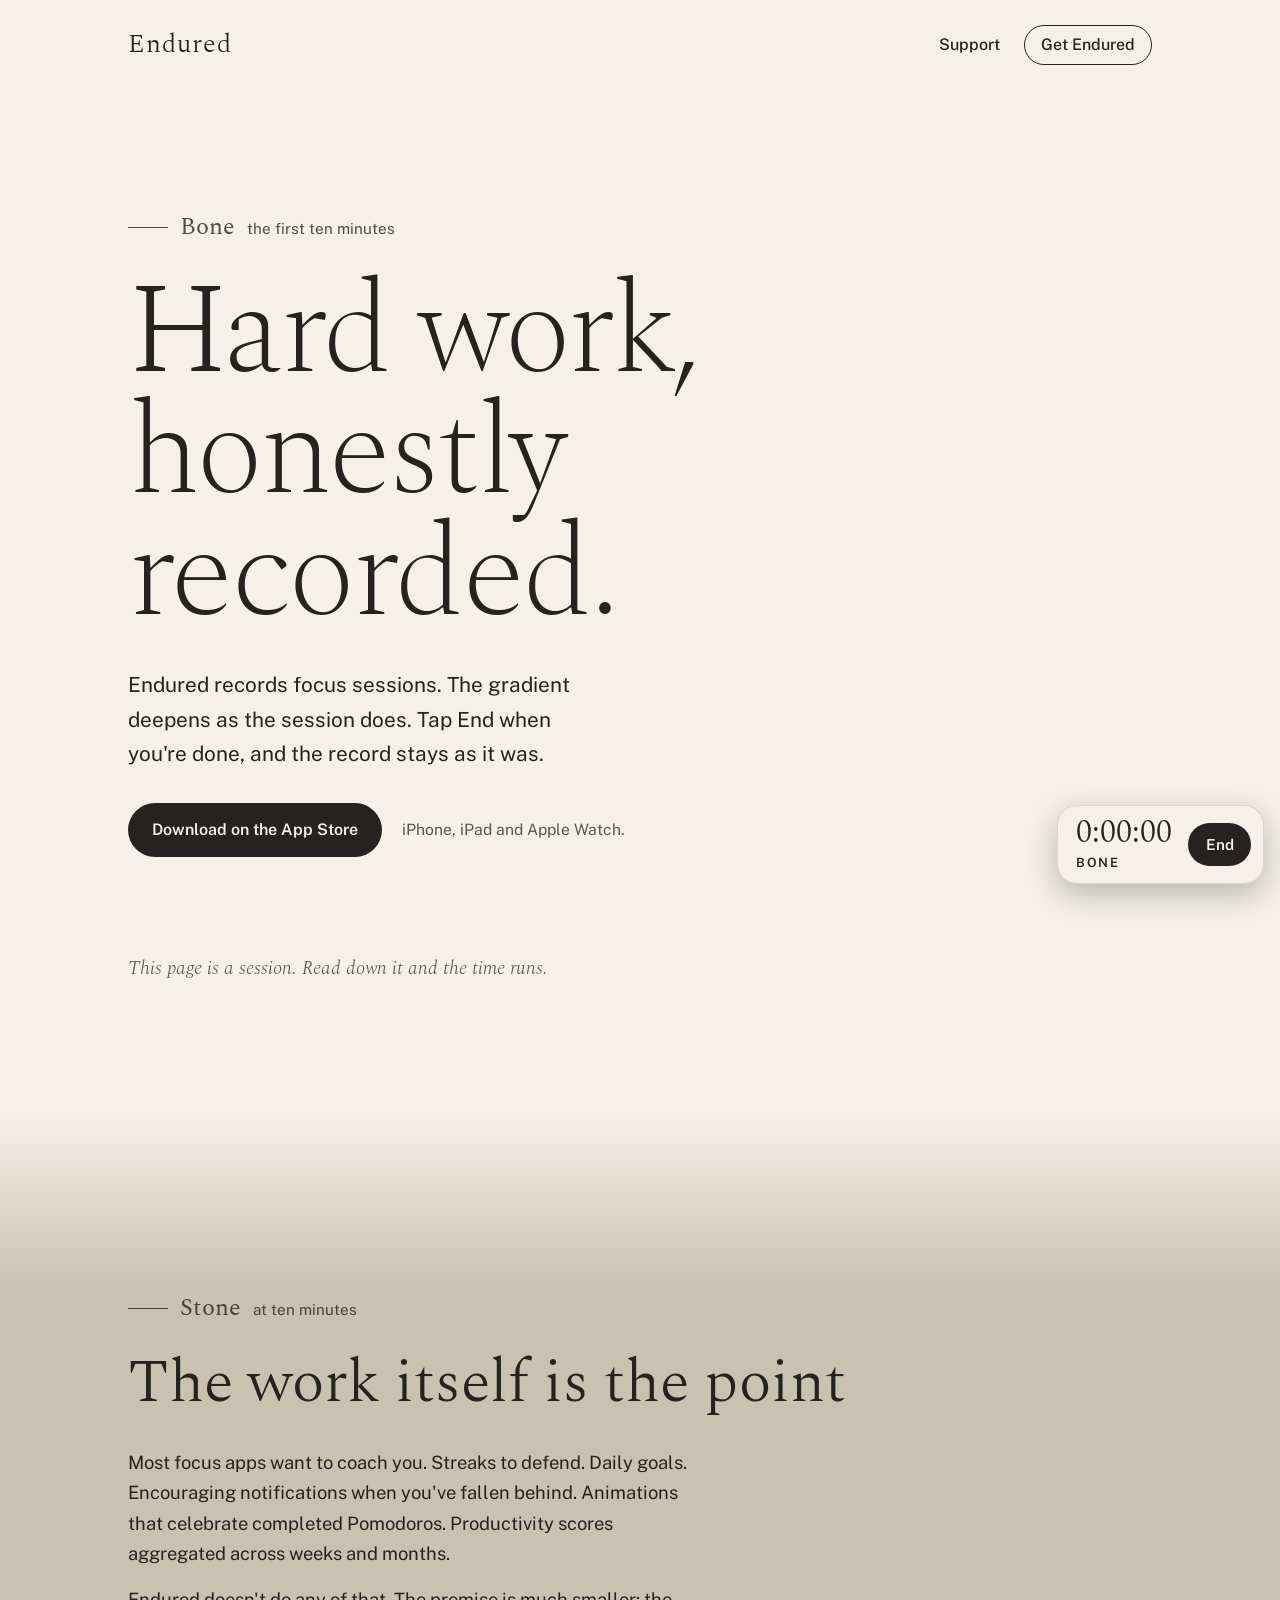
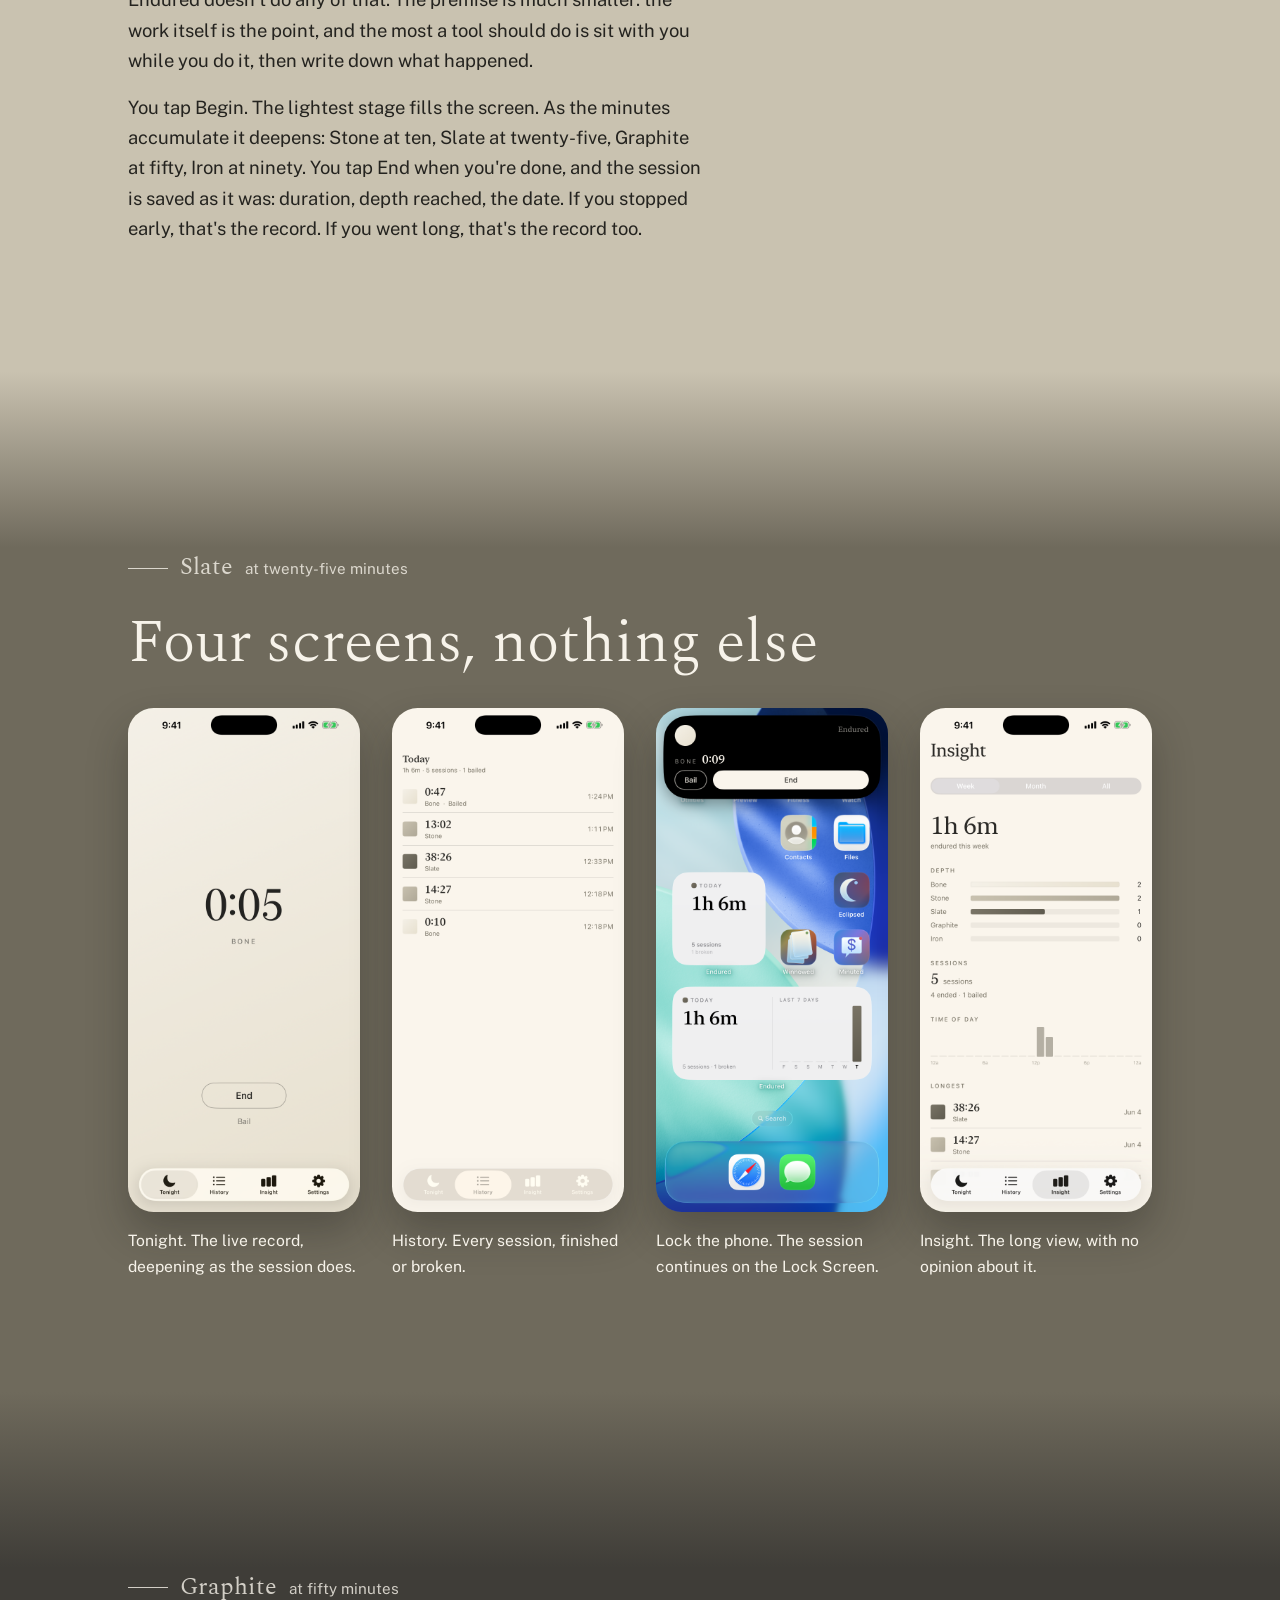
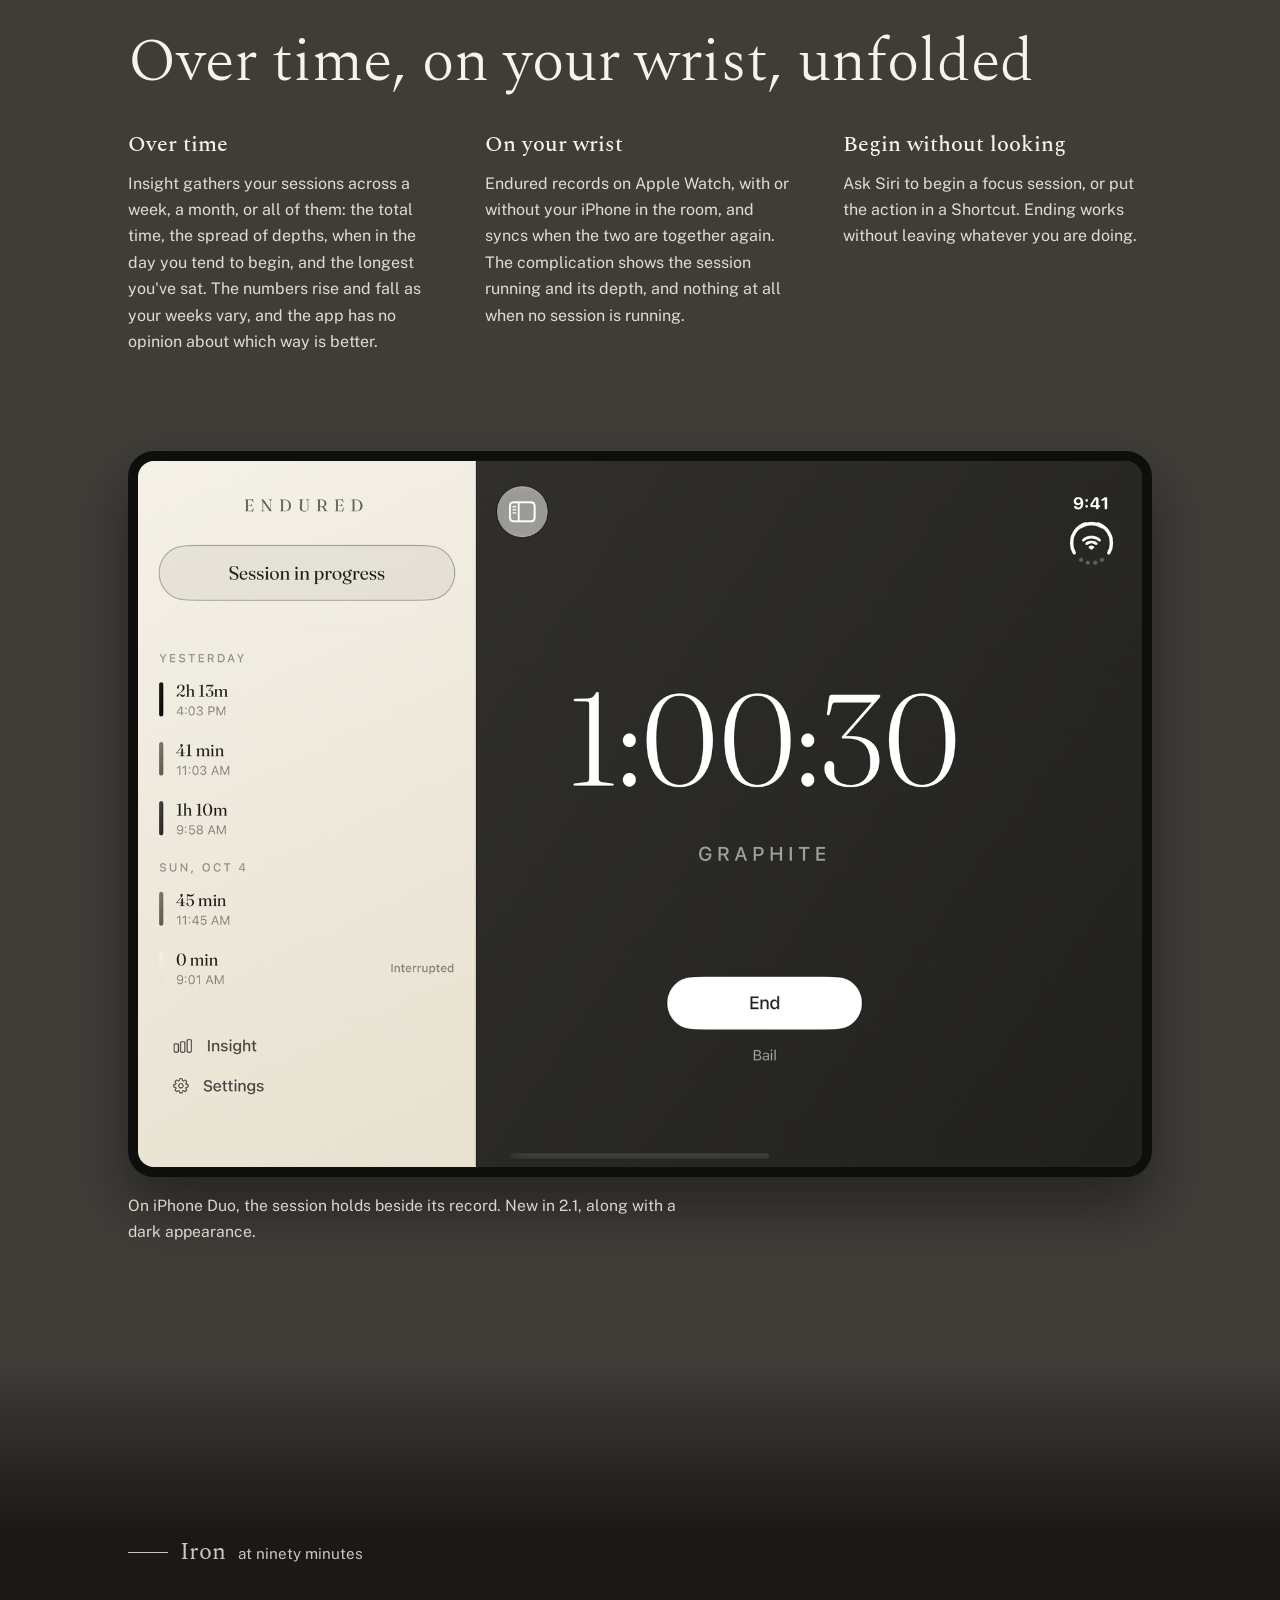
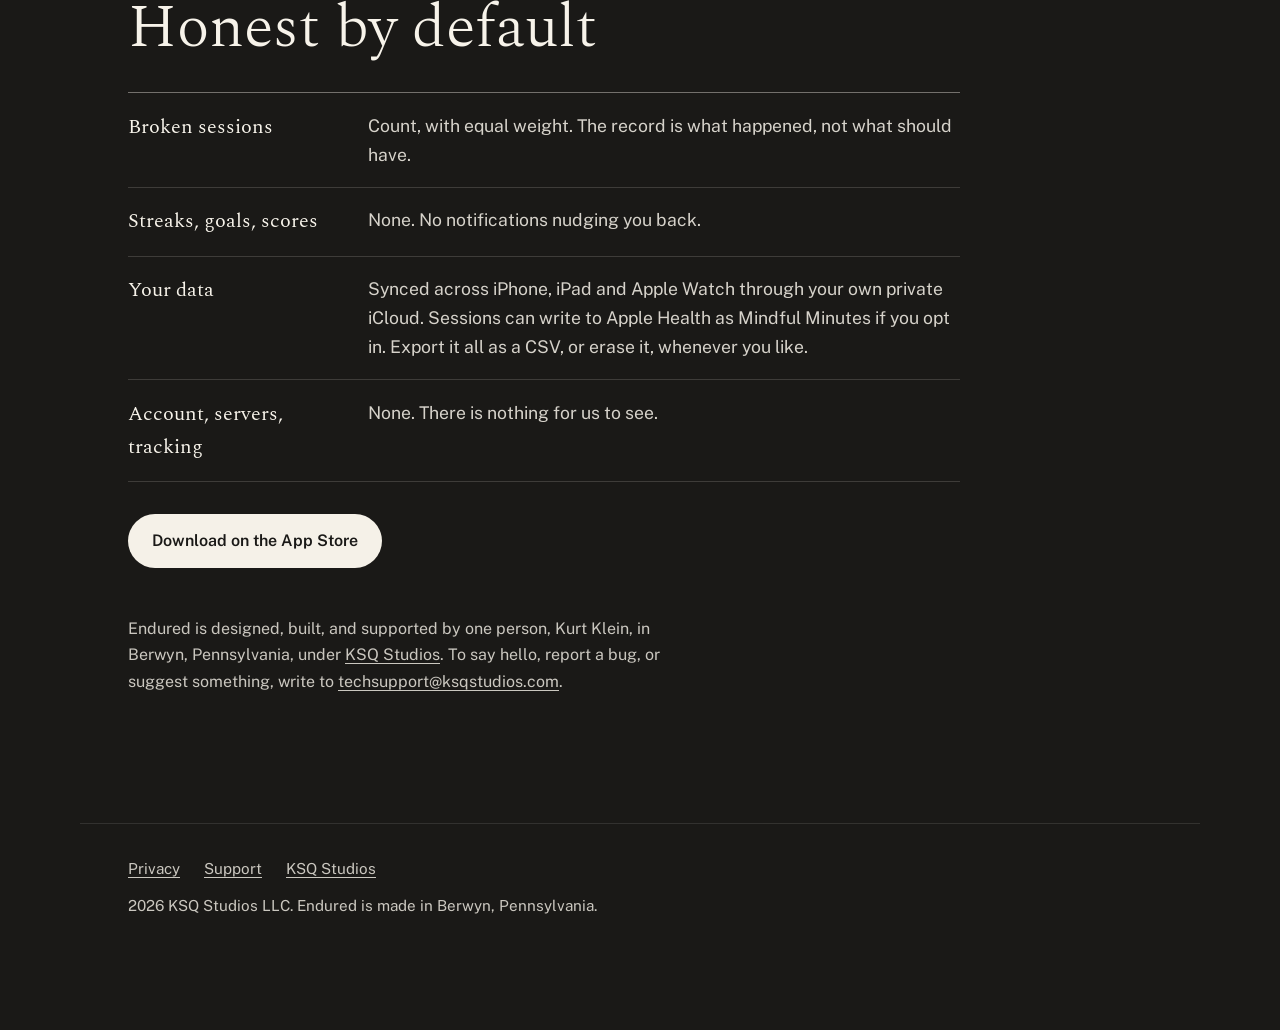
<file: index.html>
<!doctype html>
<html lang="en">
<head>
<meta charset="utf-8">
<meta name="viewport" content="width=device-width, initial-scale=1">
<title>Endured, hard work honestly recorded</title>
<meta name="description" content="A focus session recorder for iPhone, iPad, and Apple Watch. The gradient deepens as the session does. Tap End when you're done, and the record stays as it was.">
<meta property="og:type" content="website">
<meta property="og:url" content="https://endured.app">
<meta property="og:title" content="Endured, hard work honestly recorded">
<meta property="og:description" content="A focus session recorder for iPhone, iPad, and Apple Watch. The gradient deepens as the session does. Tap End when you're done, and the record stays as it was.">
<meta property="og:image" content="https://endured.app/og-image.png">
<meta property="og:image:width" content="1200">
<meta property="og:image:height" content="630">
<meta name="twitter:card" content="summary_large_image">
<meta name="twitter:title" content="Endured, hard work honestly recorded">
<meta name="twitter:description" content="A focus session recorder for iPhone, iPad, and Apple Watch.">
<meta name="twitter:image" content="https://endured.app/og-image.png">
<link rel="canonical" href="https://endured.app">
<meta name="theme-color" content="#f5f1e8">
<link rel="icon" type="image/png" href="/favicon.png">
<link rel="apple-touch-icon" href="/apple-touch-icon.png">
<link rel="preconnect" href="https://fonts.googleapis.com">
<link rel="preconnect" href="https://fonts.gstatic.com" crossorigin>
<link href="https://fonts.googleapis.com/css2?family=Spectral:ital,wght@0,200;0,300;0,400;0,500;1,300&family=Public+Sans:wght@400;500;600&display=swap" rel="stylesheet">
<link rel="stylesheet" href="/styles.css">
<script defer src="/scripts.js"></script>
</head>
<body>

<header class="bar">
  <div class="bar-inner">
    <a class="mark" href="/">Endured</a>
    <nav aria-label="Site">
      <a href="/support">Support</a>
      <a class="bar-cta" href="https://apps.apple.com/us/app/endured/id6766737964" rel="noopener">Get Endured</a>
    </nav>
  </div>
</header>

<!-- The page is a session. Reading down it is time passing: each section
     sits at the depth the app gives that many minutes, Bone at the top and
     Iron at ninety, and the meter in the corner reads the elapsed time from
     how far down you are. -->
<main id="session">

  <section class="stage stage--bone" data-minute="0" data-stage="Bone">
    <div class="stage-inner hero">
      <p class="depth"><span>Bone</span> the first ten minutes</p>
      <h1>Hard work, honestly recorded.</h1>
      <p class="lede">
        Endured records focus sessions. The gradient deepens as the session
        does. Tap End when you're done, and the record stays as it was.
      </p>
      <p class="buy">
        <a class="button" href="https://apps.apple.com/us/app/endured/id6766737964" rel="noopener">Download on the App Store</a>
        <span>iPhone, iPad and Apple Watch.</span>
      </p>
      <p class="hint">This page is a session. Read down it and the time runs.</p>
    </div>
  </section>

  <section class="stage stage--stone" data-minute="10" data-stage="Stone">
    <div class="stage-inner">
      <p class="depth"><span>Stone</span> at ten minutes</p>
      <h2>The work itself is the point</h2>
      <div class="prose">
        <p>
          Most focus apps want to coach you. Streaks to defend. Daily goals.
          Encouraging notifications when you've fallen behind. Animations
          that celebrate completed Pomodoros. Productivity scores aggregated
          across weeks and months.
        </p>
        <p>
          Endured doesn't do any of that. The premise is much smaller: the
          work itself is the point, and the most a tool should do is sit with
          you while you do it, then write down what happened.
        </p>
        <p>
          You tap Begin. The lightest stage fills the screen. As the minutes
          accumulate it deepens: Stone at ten, Slate at twenty-five, Graphite
          at fifty, Iron at ninety. You tap End when you're done, and the
          session is saved as it was: duration, depth reached, the date. If
          you stopped early, that's the record. If you went long, that's the
          record too.
        </p>
      </div>
    </div>
  </section>

  <section class="stage stage--slate" data-minute="25" data-stage="Slate">
    <div class="stage-inner">
      <p class="depth"><span>Slate</span> at twenty-five minutes</p>
      <h2>Four screens, nothing else</h2>
      <div class="screens">
        <figure>
          <img src="/images/tonight.png" alt="Tonight in Endured: a session five seconds in, the Bone stage, with End and Bail." width="1320" height="2868" loading="lazy">
          <figcaption>Tonight. The live record, deepening as the session does.</figcaption>
        </figure>
        <figure>
          <img src="/images/history.png" alt="History in Endured: today's sessions, from 0:10 in Bone to 38:26 in Slate, with one bailed." width="1320" height="2868" loading="lazy">
          <figcaption>History. Every session, finished or broken.</figcaption>
        </figure>
        <figure>
          <img src="/images/live-activity.png" alt="A Lock Screen Live Activity for a running Endured session, with Today and Last 7 days widgets." width="1320" height="2868" loading="lazy">
          <figcaption>Lock the phone. The session continues on the Lock Screen.</figcaption>
        </figure>
        <figure>
          <img src="/images/trends.png" alt="Insight in Endured: 1h 6m endured this week across five sessions, with depths, time of day and the longest sessions." width="1320" height="2868" loading="lazy">
          <figcaption>Insight. The long view, with no opinion about it.</figcaption>
        </figure>
      </div>
    </div>
  </section>

  <section class="stage stage--graphite" data-minute="50" data-stage="Graphite">
    <div class="stage-inner">
      <p class="depth"><span>Graphite</span> at fifty minutes</p>
      <h2>Over time, on your wrist, unfolded</h2>
      <div class="columns">
        <div>
          <h3>Over time</h3>
          <p>
            Insight gathers your sessions across a week, a month, or all of
            them: the total time, the spread of depths, when in the day you
            tend to begin, and the longest you've sat. The numbers rise and
            fall as your weeks vary, and the app has no opinion about which
            way is better.
          </p>
        </div>
        <div>
          <h3>On your wrist</h3>
          <p>
            Endured records on Apple Watch, with or without your iPhone in the
            room, and syncs when the two are together again. The complication
            shows the session running and its depth, and nothing at all when
            no session is running.
          </p>
        </div>
        <div>
          <h3>Begin without looking</h3>
          <p>
            Ask Siri to begin a focus session, or put the action in a
            Shortcut. Ending works without leaving whatever you are doing.
          </p>
        </div>
      </div>
      <figure class="duo">
        <img src="/images/duo.png" alt="Endured on the unfolded iPhone Duo: a session at 1:00:30 in Graphite on the right, the record of past sessions on the left." width="1600" height="1125" loading="lazy">
        <figcaption>On iPhone Duo, the session holds beside its record. New in 2.1, along with a dark appearance.</figcaption>
      </figure>
    </div>
  </section>

  <section class="stage stage--iron" data-minute="90" data-stage="Iron">
    <div class="stage-inner">
      <p class="depth"><span>Iron</span> at ninety minutes</p>
      <h2>Honest by default</h2>
      <dl class="terms">
        <div><dt>Broken sessions</dt><dd>Count, with equal weight. The record is what happened, not what should have.</dd></div>
        <div><dt>Streaks, goals, scores</dt><dd>None. No notifications nudging you back.</dd></div>
        <div><dt>Your data</dt><dd>Synced across iPhone, iPad and Apple Watch through your own private iCloud. Sessions can write to Apple Health as Mindful Minutes if you opt in. Export it all as a CSV, or erase it, whenever you like.</dd></div>
        <div><dt>Account, servers, tracking</dt><dd>None. There is nothing for us to see.</dd></div>
      </dl>
      <p class="buy">
        <a class="button" href="https://apps.apple.com/us/app/endured/id6766737964" rel="noopener">Download on the App Store</a>
      </p>
      <p class="maker">
        Endured is designed, built, and supported by one person, Kurt Klein,
        in Berwyn, Pennsylvania, under <a href="https://ksqstudios.com">KSQ Studios</a>.
        To say hello, report a bug, or suggest something, write to
        <a href="mailto:techsupport@ksqstudios.com">techsupport@ksqstudios.com</a>.
      </p>
    </div>

    <footer class="foot">
      <nav aria-label="Footer">
        <a href="/privacy">Privacy</a>
        <a href="/support">Support</a>
        <a href="https://ksqstudios.com">KSQ Studios</a>
      </nav>
      <p>2026 KSQ Studios LLC. Endured is made in Berwyn, Pennsylvania.</p>
    </footer>
  </section>

</main>

<!-- The meter. It reads the elapsed time from where you are on the page,
     and End keeps whatever it says, like the app does. -->
<aside class="meter" id="meter" aria-label="Session on this page">
  <p class="meter-time" id="meter-time">0:00:00</p>
  <p class="meter-stage" id="meter-stage">Bone</p>
  <button type="button" class="meter-end" id="meter-end">End</button>
  <p class="meter-note" id="meter-note" role="status"></p>
</aside>

</body>
</html>
</file>
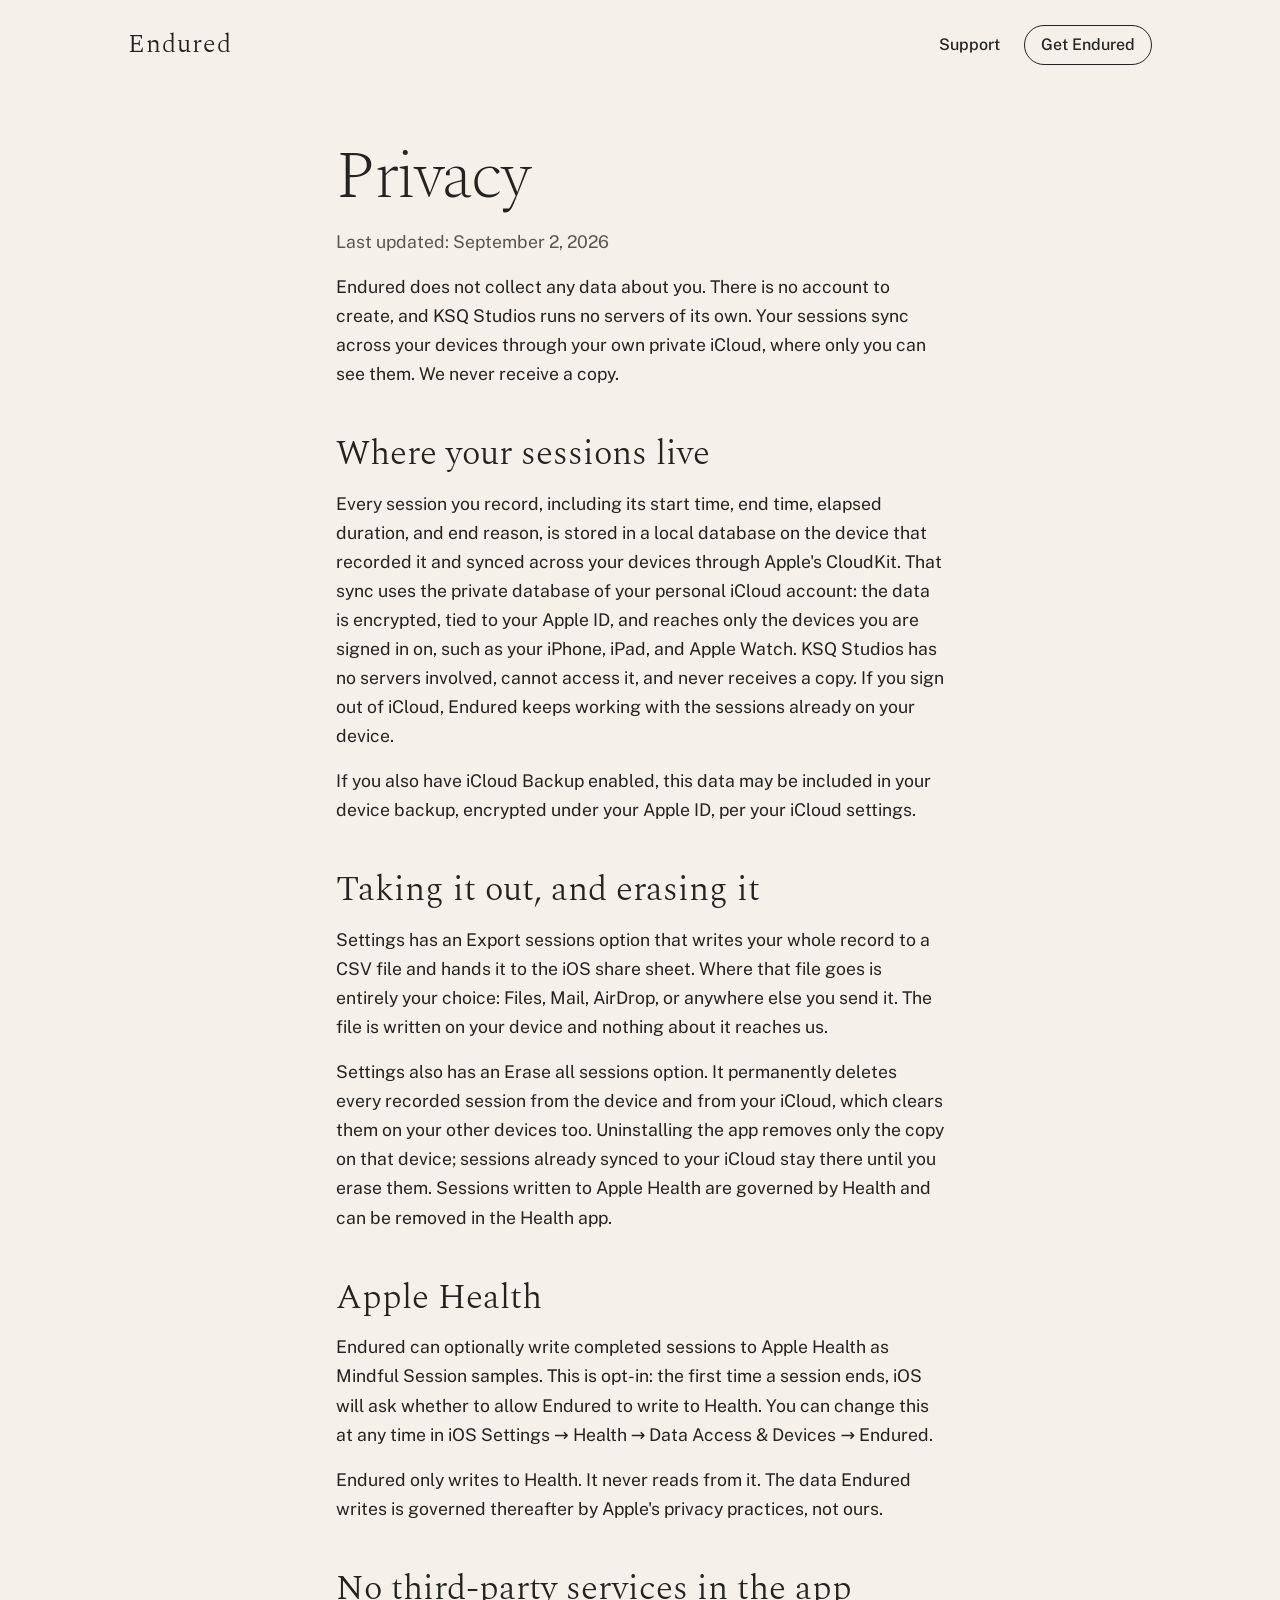
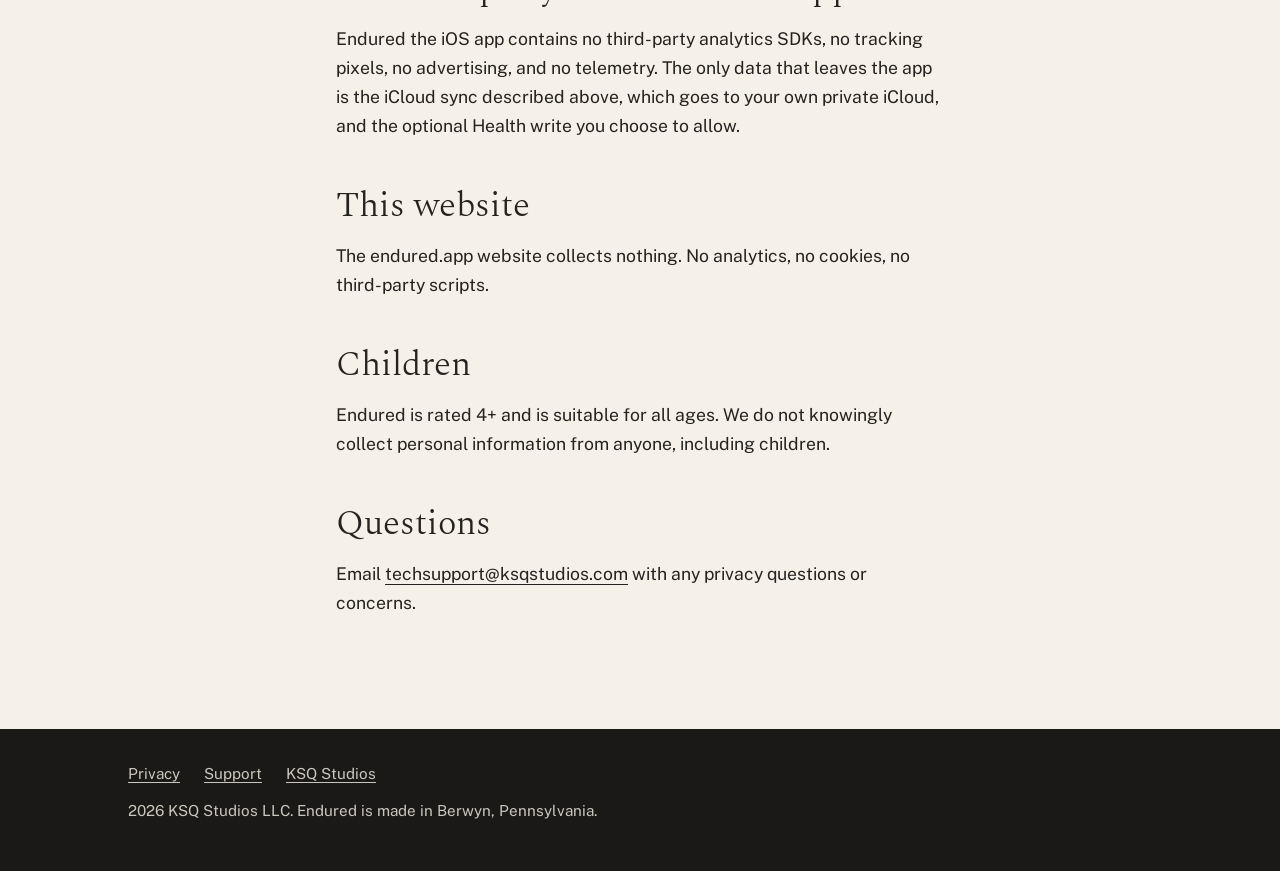
<file: privacy.html>
<!doctype html>
<html lang="en">
<head>
<meta charset="utf-8">
<meta name="viewport" content="width=device-width, initial-scale=1">

<title>Privacy, Endured</title>
<meta name="description" content="Endured collects no data about you. No account, no servers of ours, no tracking. Your sessions sync through your own private iCloud.">
<link rel="canonical" href="https://endured.app/privacy">
<meta name="theme-color" content="#f5f1e8">

<link rel="icon" type="image/png" href="/favicon.png">
<link rel="apple-touch-icon" href="/apple-touch-icon.png">

<link rel="preconnect" href="https://fonts.googleapis.com">
<link rel="preconnect" href="https://fonts.gstatic.com" crossorigin>
<link href="https://fonts.googleapis.com/css2?family=Spectral:ital,wght@0,200;0,300;0,400;0,500;1,300&family=Public+Sans:wght@400;500;600&display=swap" rel="stylesheet">

<link rel="stylesheet" href="/styles.css">

</head>

<body class="doc-page">

<header class="bar">
  <div class="bar-inner">
    <a class="mark" href="/">Endured</a>
    <nav aria-label="Site">
      <a href="/support">Support</a>
      <a class="bar-cta" href="https://apps.apple.com/us/app/endured/id6766737964" rel="noopener">Get Endured</a>
    </nav>
  </div>
</header>

<main class="doc">

  <h1>Privacy</h1>

  <p class="updated">Last updated: September 2, 2026</p>

  <p>
    Endured does not collect any data about you. There is no account to create, and KSQ Studios runs no servers of its own. Your sessions sync across your devices through your own private iCloud, where only you can see them. We never receive a copy.
  </p>

  <h2>Where your sessions live</h2>
  <p>
    Every session you record, including its start time, end time, elapsed duration, and end reason, is stored in a local database on the device that recorded it and synced across your devices through Apple's CloudKit. That sync uses the private database of your personal iCloud account: the data is encrypted, tied to your Apple ID, and reaches only the devices you are signed in on, such as your iPhone, iPad, and Apple Watch. KSQ Studios has no servers involved, cannot access it, and never receives a copy. If you sign out of iCloud, Endured keeps working with the sessions already on your device.
  </p>
  <p>
    If you also have iCloud Backup enabled, this data may be included in your device backup, encrypted under your Apple ID, per your iCloud settings.
  </p>

  <h2>Taking it out, and erasing it</h2>
  <p>
    Settings has an Export sessions option that writes your whole record to a CSV file and hands it to the iOS share sheet. Where that file goes is entirely your choice: Files, Mail, AirDrop, or anywhere else you send it. The file is written on your device and nothing about it reaches us.
  </p>
  <p>
    Settings also has an Erase all sessions option. It permanently deletes every recorded session from the device and from your iCloud, which clears them on your other devices too. Uninstalling the app removes only the copy on that device; sessions already synced to your iCloud stay there until you erase them. Sessions written to Apple Health are governed by Health and can be removed in the Health app.
  </p>

  <h2>Apple Health</h2>
  <p>
    Endured can optionally write completed sessions to Apple Health as Mindful Session samples. This is opt-in: the first time a session ends, iOS will ask whether to allow Endured to write to Health. You can change this at any time in iOS Settings → Health → Data Access &amp; Devices → Endured.
  </p>
  <p>
    Endured only writes to Health. It never reads from it. The data Endured writes is governed thereafter by Apple's privacy practices, not ours.
  </p>

  <h2>No third-party services in the app</h2>
  <p>
    Endured the iOS app contains no third-party analytics SDKs, no tracking pixels, no advertising, and no telemetry. The only data that leaves the app is the iCloud sync described above, which goes to your own private iCloud, and the optional Health write you choose to allow.
  </p>

  <h2>This website</h2>
  <p>
    The endured.app website collects nothing. No analytics, no cookies, no third-party scripts.
  </p>

  <h2>Children</h2>
  <p>
    Endured is rated 4+ and is suitable for all ages. We do not knowingly collect personal information from anyone, including children.
  </p>

  <h2>Questions</h2>
  <p>
    Email <a href="mailto:techsupport@ksqstudios.com">techsupport@ksqstudios.com</a> with any privacy questions or concerns.
  </p>

</main>

<div class="doc-foot">
  <footer class="foot">
    <nav aria-label="Footer">
      <a href="/privacy">Privacy</a>
      <a href="/support">Support</a>
      <a href="https://ksqstudios.com">KSQ Studios</a>
    </nav>
    <p>2026 KSQ Studios LLC. Endured is made in Berwyn, Pennsylvania.</p>
  </footer>
</div>

</body>
</html>
</file>
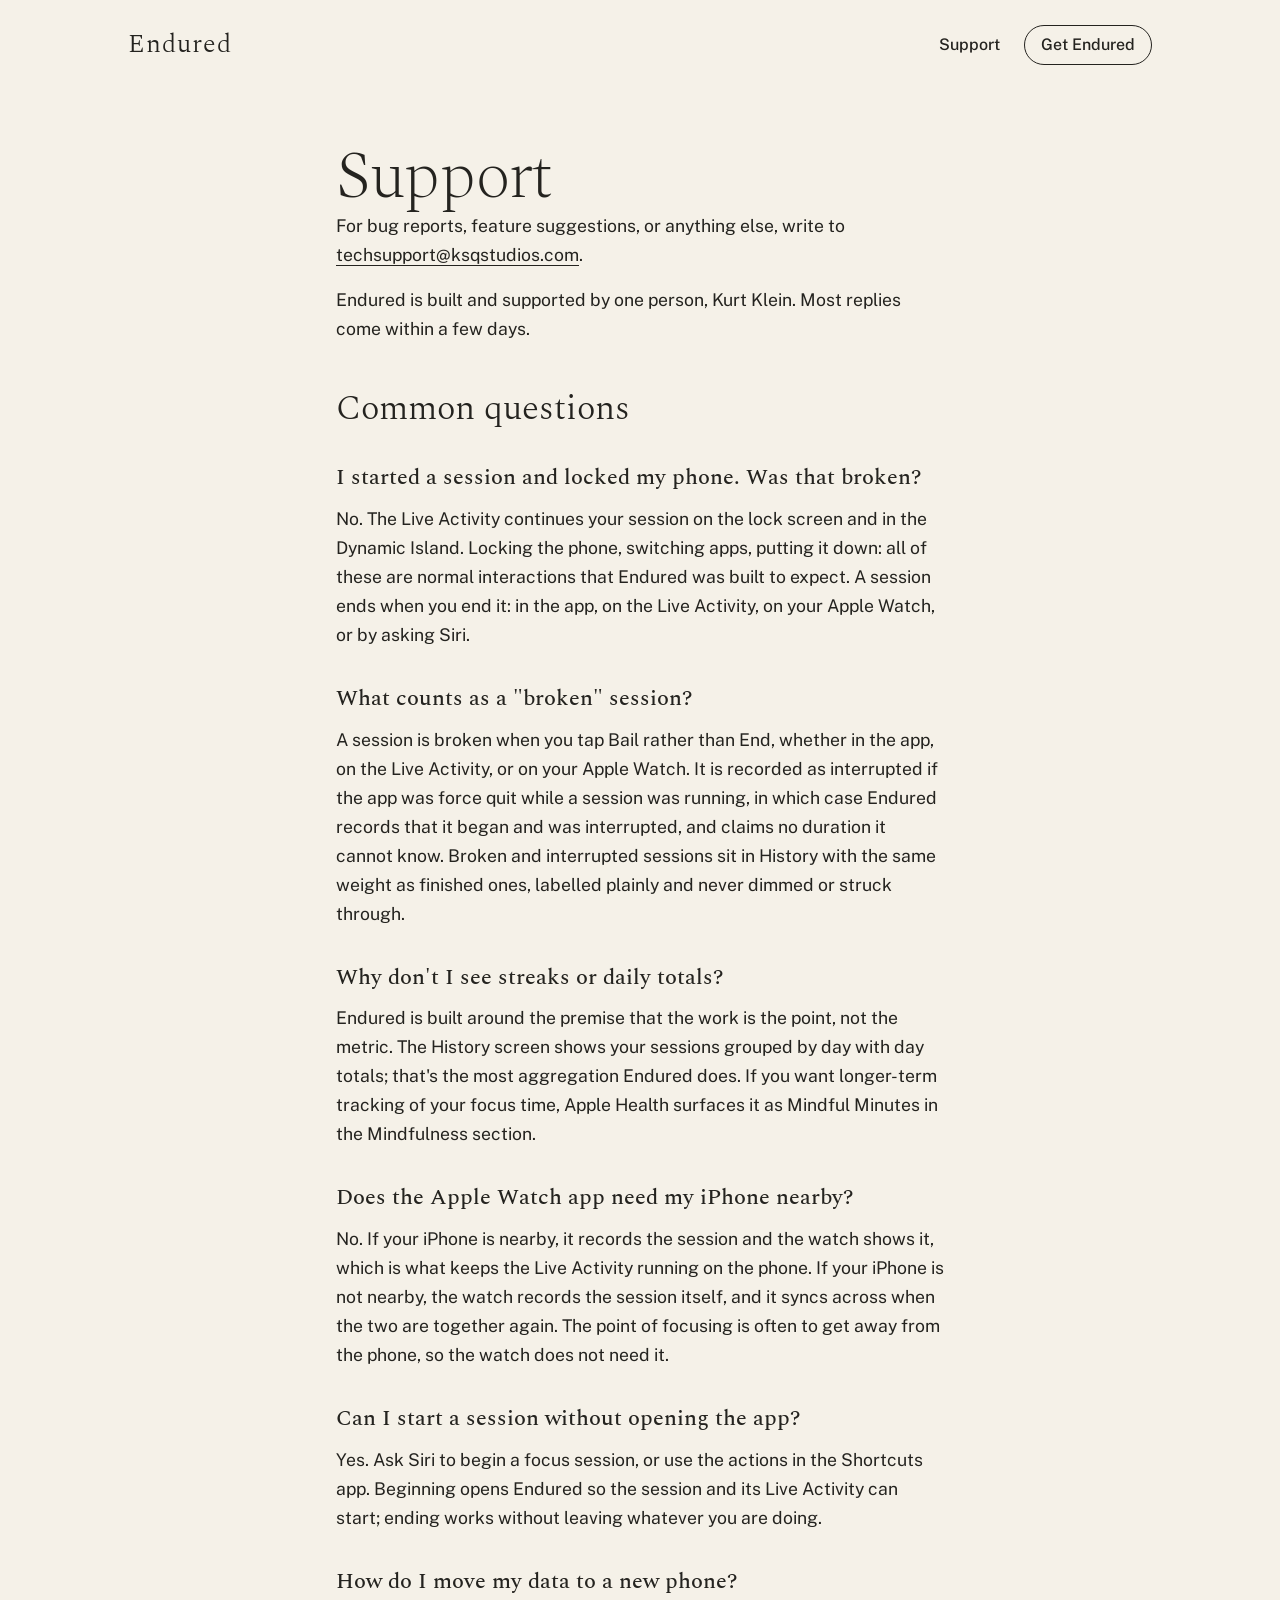
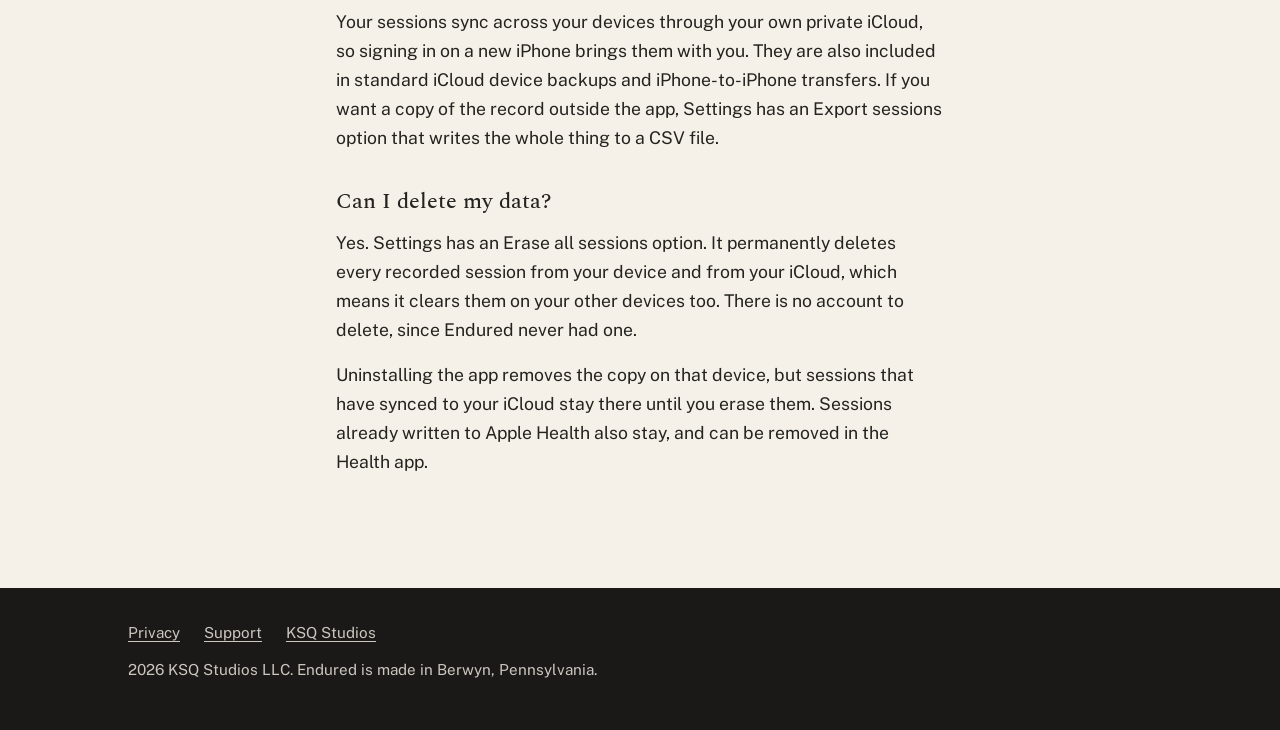
<file: support.html>
<!doctype html>
<html lang="en">
<head>
<meta charset="utf-8">
<meta name="viewport" content="width=device-width, initial-scale=1">

<title>Support, Endured</title>
<meta name="description" content="Get in touch about Endured: bug reports, feature requests, or just to say hello.">
<link rel="canonical" href="https://endured.app/support">
<meta name="theme-color" content="#f5f1e8">

<link rel="icon" type="image/png" href="/favicon.png">
<link rel="apple-touch-icon" href="/apple-touch-icon.png">

<link rel="preconnect" href="https://fonts.googleapis.com">
<link rel="preconnect" href="https://fonts.gstatic.com" crossorigin>
<link href="https://fonts.googleapis.com/css2?family=Spectral:ital,wght@0,200;0,300;0,400;0,500;1,300&family=Public+Sans:wght@400;500;600&display=swap" rel="stylesheet">

<link rel="stylesheet" href="/styles.css">

</head>

<body class="doc-page">

<header class="bar">
  <div class="bar-inner">
    <a class="mark" href="/">Endured</a>
    <nav aria-label="Site">
      <a href="/support">Support</a>
      <a class="bar-cta" href="https://apps.apple.com/us/app/endured/id6766737964" rel="noopener">Get Endured</a>
    </nav>
  </div>
</header>

<main class="doc">

  <h1>Support</h1>

  <p>
    For bug reports, feature suggestions, or anything else, write to <a href="mailto:techsupport@ksqstudios.com">techsupport@ksqstudios.com</a>.
  </p>

  <p>
    Endured is built and supported by one person, Kurt Klein. Most replies come within a few days.
  </p>

  <h2>Common questions</h2>

  <h3>I started a session and locked my phone. Was that broken?</h3>
  <p>
    No. The Live Activity continues your session on the lock screen and in the Dynamic Island. Locking the phone, switching apps, putting it down: all of these are normal interactions that Endured was built to expect. A session ends when you end it: in the app, on the Live Activity, on your Apple Watch, or by asking Siri.
  </p>

  <h3>What counts as a "broken" session?</h3>
  <p>
    A session is broken when you tap Bail rather than End, whether in the app, on the Live Activity, or on your Apple Watch. It is recorded as interrupted if the app was force quit while a session was running, in which case Endured records that it began and was interrupted, and claims no duration it cannot know. Broken and interrupted sessions sit in History with the same weight as finished ones, labelled plainly and never dimmed or struck through.
  </p>

  <h3>Why don't I see streaks or daily totals?</h3>
  <p>
    Endured is built around the premise that the work is the point, not the metric. The History screen shows your sessions grouped by day with day totals; that's the most aggregation Endured does. If you want longer-term tracking of your focus time, Apple Health surfaces it as Mindful Minutes in the Mindfulness section.
  </p>

  <h3>Does the Apple Watch app need my iPhone nearby?</h3>
  <p>
    No. If your iPhone is nearby, it records the session and the watch shows it, which is what keeps the Live Activity running on the phone. If your iPhone is not nearby, the watch records the session itself, and it syncs across when the two are together again. The point of focusing is often to get away from the phone, so the watch does not need it.
  </p>

  <h3>Can I start a session without opening the app?</h3>
  <p>
    Yes. Ask Siri to begin a focus session, or use the actions in the Shortcuts app. Beginning opens Endured so the session and its Live Activity can start; ending works without leaving whatever you are doing.
  </p>

  <h3>How do I move my data to a new phone?</h3>
  <p>
    Your sessions sync across your devices through your own private iCloud, so signing in on a new iPhone brings them with you. They are also included in standard iCloud device backups and iPhone-to-iPhone transfers. If you want a copy of the record outside the app, Settings has an Export sessions option that writes the whole thing to a CSV file.
  </p>

  <h3>Can I delete my data?</h3>
  <p>
    Yes. Settings has an Erase all sessions option. It permanently deletes every recorded session from your device and from your iCloud, which means it clears them on your other devices too. There is no account to delete, since Endured never had one.
  </p>
  <p>
    Uninstalling the app removes the copy on that device, but sessions that have synced to your iCloud stay there until you erase them. Sessions already written to Apple Health also stay, and can be removed in the Health app.
  </p>

</main>

<div class="doc-foot">
  <footer class="foot">
    <nav aria-label="Footer">
      <a href="/privacy">Privacy</a>
      <a href="/support">Support</a>
      <a href="https://ksqstudios.com">KSQ Studios</a>
    </nav>
    <p>2026 KSQ Studios LLC. Endured is made in Berwyn, Pennsylvania.</p>
  </footer>
</div>

</body>
</html>
</file>
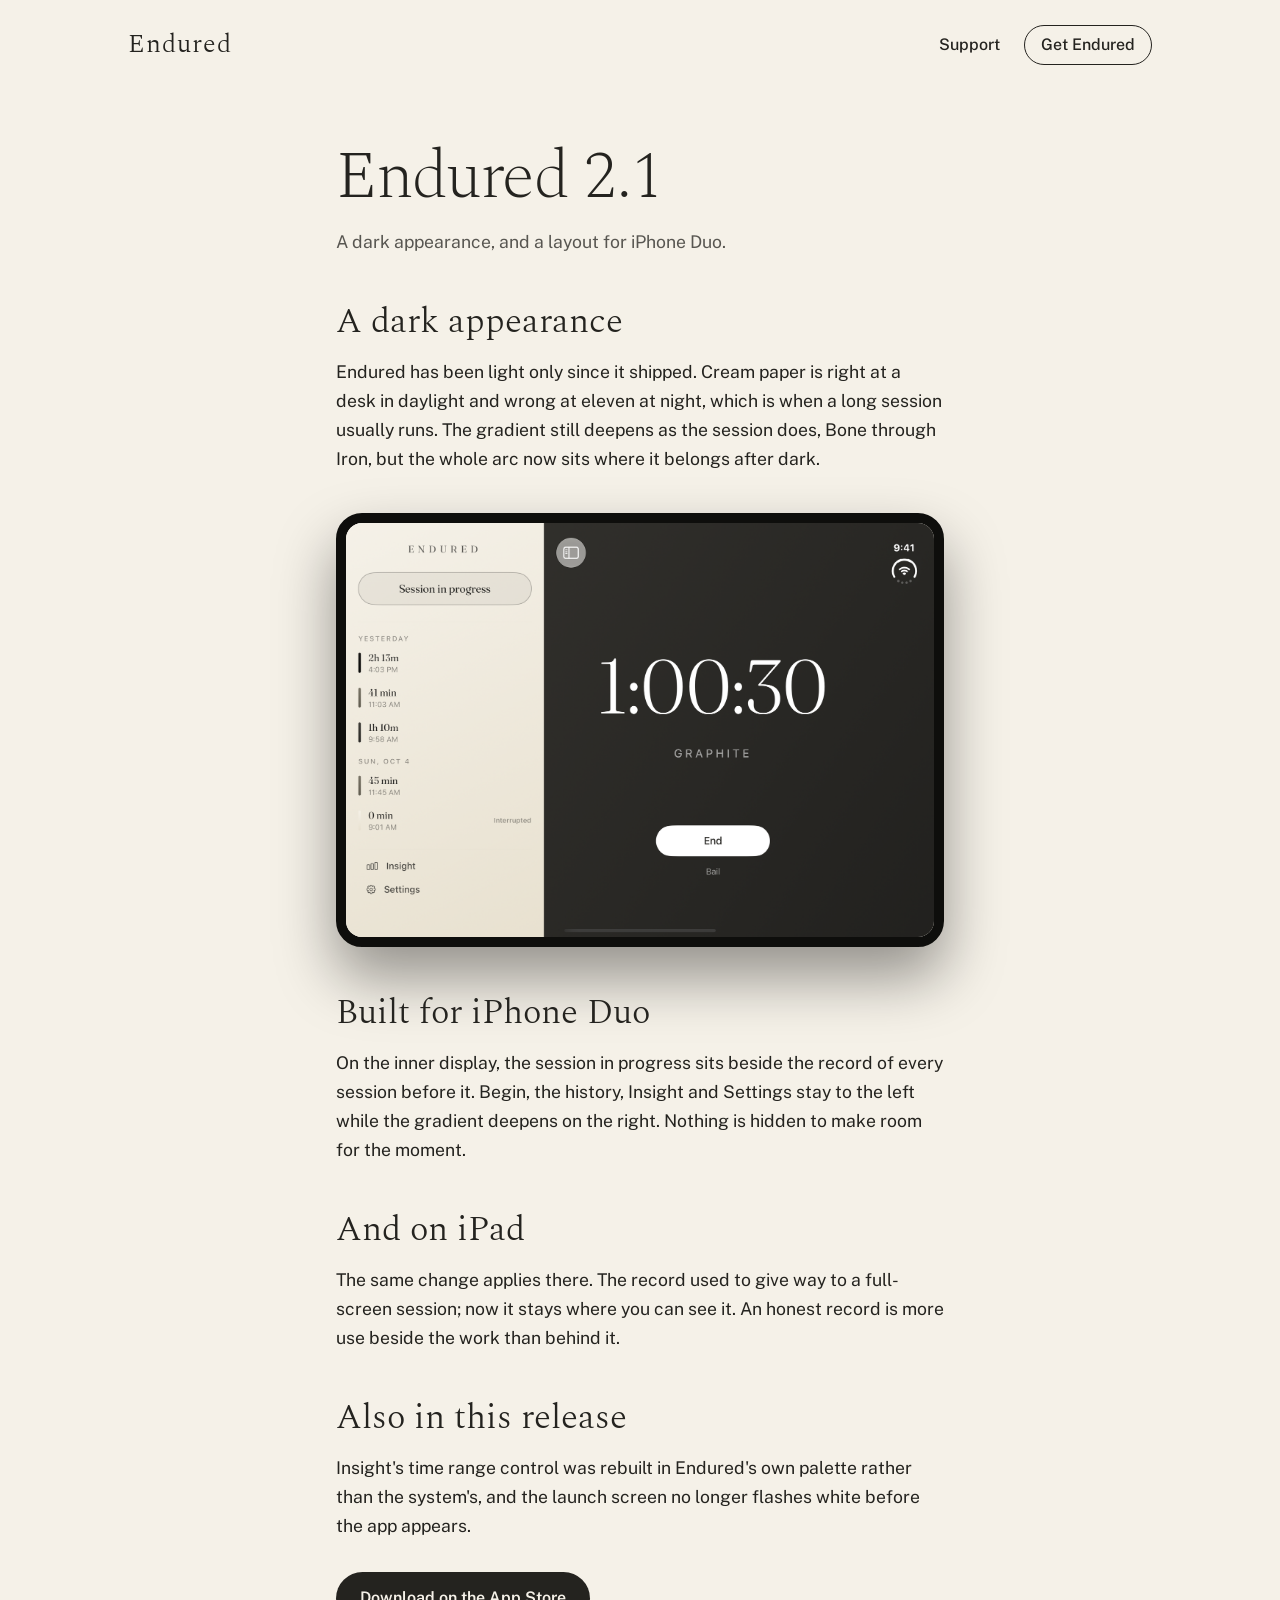
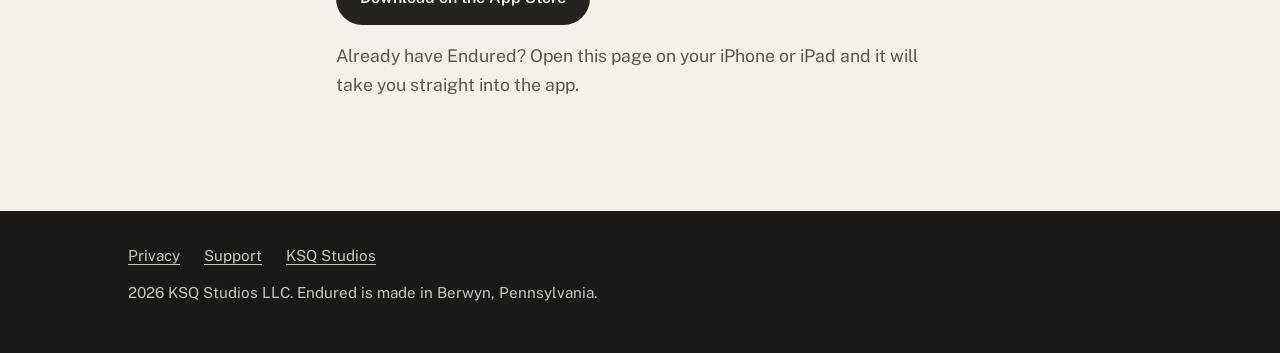
<file: event/duo.html>
<!doctype html>
<html lang="en">
<head>
<meta charset="utf-8">
<meta name="viewport" content="width=device-width, initial-scale=1">

<title>Endured 2.1: A dark appearance, and iPhone Duo.</title>
<meta name="description" content="Endured 2.1 adds a dark appearance and a layout built for iPhone Duo, where the session in progress sits beside the record of every session before it.">

<!-- Open Graph -->
<meta property="og:type" content="website">
<meta property="og:url" content="https://endured.app/event/duo">
<meta property="og:title" content="Endured 2.1: A dark appearance, and iPhone Duo.">
<meta property="og:description" content="Endured 2.1 adds a dark appearance and a layout built for iPhone Duo, where the session in progress sits beside the record of every session before it.">
<meta property="og:image" content="https://endured.app/og-image.png">
<meta property="og:image:width" content="1200">
<meta property="og:image:height" content="630">

<!-- Twitter -->
<meta name="twitter:card" content="summary_large_image">
<meta name="twitter:title" content="Endured 2.1: A dark appearance, and iPhone Duo.">
<meta name="twitter:description" content="A dark appearance, and a layout built for iPhone Duo.">
<meta name="twitter:image" content="https://endured.app/og-image.png">

<link rel="canonical" href="https://endured.app/event/duo">
<meta name="theme-color" content="#f5f1e8">

<!-- Favicon -->
<link rel="icon" type="image/png" href="/favicon.png">
<link rel="apple-touch-icon" href="/apple-touch-icon.png">

<!-- Fonts -->
<link rel="preconnect" href="https://fonts.googleapis.com">
<link rel="preconnect" href="https://fonts.gstatic.com" crossorigin>
<link href="https://fonts.googleapis.com/css2?family=Spectral:ital,wght@0,200;0,300;0,400;0,500;1,300&family=Public+Sans:wght@400;500;600&display=swap" rel="stylesheet">

<!-- Styles -->
<link rel="stylesheet" href="/styles.css">

</head>

<body class="doc-page">

<header class="bar">
  <div class="bar-inner">
    <a class="mark" href="/">Endured</a>
    <nav aria-label="Site">
      <a href="/support">Support</a>
      <a class="bar-cta" href="https://apps.apple.com/us/app/endured/id6766737964" rel="noopener">Get Endured</a>
    </nav>
  </div>
</header>

<main class="doc">

  <h1>Endured 2.1</h1>
  <p class="updated">A dark appearance, and a layout for iPhone Duo.</p>

  <h2>A dark appearance</h2>
  <p>
    Endured has been light only since it shipped. Cream paper is right at a desk in daylight and wrong at eleven at night, which is when a long session usually runs. The gradient still deepens as the session does, Bone through Iron, but the whole arc now sits where it belongs after dark.
  </p>

  <figure class="duo">
    <img src="/images/duo.png" alt="Endured on the unfolded iPhone Duo: a session at 1:00:30 in Graphite on the right, the record of past sessions on the left." width="1600" height="1125">
  </figure>

  <h2>Built for iPhone Duo</h2>
  <p>
    On the inner display, the session in progress sits beside the record of every session before it. Begin, the history, Insight and Settings stay to the left while the gradient deepens on the right. Nothing is hidden to make room for the moment.
  </p>

  <h2>And on iPad</h2>
  <p>
    The same change applies there. The record used to give way to a full-screen session; now it stays where you can see it. An honest record is more use beside the work than behind it.
  </p>

  <h2>Also in this release</h2>
  <p>
    Insight's time range control was rebuilt in Endured's own palette rather than the system's, and the launch screen no longer flashes white before the app appears.
  </p>

  <p class="buy">
    <a class="button" href="https://apps.apple.com/us/app/endured/id6766737964" rel="noopener">Download on the App Store</a>
  </p>

  <p class="updated">
    Already have Endured? Open this page on your iPhone or iPad and it will take you straight into the app.
  </p>

</main>

<div class="doc-foot">
  <footer class="foot">
    <nav aria-label="Footer">
      <a href="/privacy">Privacy</a>
      <a href="/support">Support</a>
      <a href="https://ksqstudios.com">KSQ Studios</a>
    </nav>
    <p>2026 KSQ Studios LLC. Endured is made in Berwyn, Pennsylvania.</p>
  </footer>
</div>

</body>
</html>
</file>
<file: styles.css>
/*
  endured.app

  The page is a session. It runs through the app's five stages from top to
  bottom, Bone, Stone, Slate, Graphite and Iron, each section sitting at the
  minute the app reaches that depth. A meter in the corner reads the
  elapsed time from how far down you are, and End keeps whatever it says.

  Spectral, light and austere, for display and the meter. Public Sans for
  text. Nothing else: no color beyond the five stages.

  No analytics. The privacy policy says the site collects nothing, so keep
  it that way.
*/

:root {
  --bone: #f5f1e8;
  --stone: #c9c2b0;
  --slate: #6f6a5c;
  --graphite: #3f3d38;
  --iron: #1a1917;

  --ink-dark: #24231f;
  --ink-light: #f7f3ea;

  --display: Spectral, "Iowan Old Style", Georgia, serif;
  --body: "Public Sans", -apple-system, BlinkMacSystemFont, system-ui, sans-serif;

  --page: 70rem;
  --measure: 36rem;
  --gutter: clamp(1.25rem, 4vw, 3rem);
  --band: clamp(6rem, 14vw, 11rem);
}

*, *::before, *::after { box-sizing: border-box; }

html { -webkit-text-size-adjust: 100%; background: var(--iron); }

body {
  margin: 0;
  background: var(--bone);
  color: var(--ink-dark);
  font-family: var(--body);
  font-size: 1.1rem;
  line-height: 1.65;
  -webkit-font-smoothing: antialiased;
}

img { max-width: 100%; height: auto; display: block; }

a { color: inherit; text-underline-offset: 0.2em; }

:focus-visible { outline: 2px solid currentColor; outline-offset: 4px; border-radius: 2px; }

h1, h2, h3 { font-family: var(--display); margin: 0; text-wrap: balance; }

h1 { font-weight: 200; }
h2 { font-weight: 300; font-size: clamp(2.2rem, 4.8vw, 3.8rem); line-height: 1.05; margin-bottom: 2rem; }
h3 { font-weight: 500; font-size: 1.35rem; margin-bottom: 0.5rem; }

p { margin: 0 0 1rem; }

.button {
  display: inline-block;
  background: var(--ink-dark);
  color: var(--bone);
  font-weight: 600;
  font-size: 1rem;
  text-decoration: none;
  padding: 0.85rem 1.5rem;
  border-radius: 999px;
}

.stage--iron .button { background: var(--bone); color: var(--iron); }

.buy {
  display: flex;
  flex-wrap: wrap;
  align-items: center;
  gap: 0.75rem 1.25rem;
  margin-top: 2rem;
}

.buy span { font-size: 0.98rem; opacity: 0.75; }

/* ---------- Bar ---------- */

.bar { position: absolute; inset: 0 0 auto; z-index: 3; }

.bar-inner {
  max-width: var(--page);
  margin: 0 auto;
  padding: 1.5rem var(--gutter);
  display: flex;
  align-items: center;
  justify-content: space-between;
}

.mark {
  font-family: var(--display);
  font-weight: 300;
  font-size: 1.6rem;
  letter-spacing: 0.04em;
  text-decoration: none;
}

.bar nav { display: flex; align-items: center; gap: 1.5rem; font-weight: 500; font-size: 1rem; }
.bar nav a { text-decoration: none; }
.bar nav a:hover { text-decoration: underline; }
.bar-cta { border: 1px solid currentColor; padding: 0.35rem 1rem; border-radius: 999px; }

/* ---------- Stages ---------- */

.stage { position: relative; }

/* Each stage begins with a band that carries the previous depth into its
   own, so the page is one continuous gradient like the app's. */
.stage--bone { background: var(--bone); color: var(--ink-dark); }
.stage--stone { background: linear-gradient(var(--bone), var(--stone) var(--band)); color: var(--ink-dark); }
.stage--slate { background: linear-gradient(var(--stone), var(--slate) var(--band)); color: var(--ink-light); }
.stage--graphite { background: linear-gradient(var(--slate), var(--graphite) var(--band)); color: var(--ink-light); }
.stage--iron { background: linear-gradient(var(--graphite), var(--iron) var(--band)); color: var(--ink-light); }

.stage-inner {
  max-width: var(--page);
  margin: 0 auto;
  padding: var(--band) var(--gutter) clamp(4rem, 9vw, 7rem);
}

/* The depth marker: the stage name and the minute it begins. */
.depth {
  display: flex;
  align-items: baseline;
  gap: 0.75rem;
  margin-bottom: 1.5rem;
  font-size: 0.95rem;
  opacity: 0.8;
}

.depth span {
  font-family: var(--display);
  font-weight: 400;
  font-size: 1.5rem;
  opacity: 1;
}

.depth::before {
  content: "";
  width: 2.5rem;
  height: 1px;
  background: currentColor;
  align-self: center;
}

/* Hero */

.hero { padding-top: clamp(9rem, 18vw, 13rem); min-height: 88vh; }

.hero h1 {
  font-size: clamp(3.6rem, 10vw, 8.5rem);
  line-height: 0.95;
  letter-spacing: -0.02em;
  max-width: 11ch;
}

.lede { margin-top: 2rem; font-size: 1.3rem; max-width: 30rem; }

.hint {
  margin-top: clamp(3rem, 8vw, 6rem);
  font-family: var(--display);
  font-style: italic;
  font-weight: 300;
  font-size: 1.2rem;
  opacity: 0.75;
}

/* Prose */

.prose { max-width: var(--measure); }
.prose p { font-size: 1.15rem; }

/* Screens */

.screens {
  display: grid;
  grid-template-columns: repeat(4, minmax(0, 1fr));
  gap: clamp(1rem, 2.5vw, 2rem);
}

.screens figure { margin: 0; }

.screens img {
  border-radius: clamp(16px, 2vw, 28px);
  box-shadow: 0 20px 40px rgba(26, 25, 23, 0.3);
}

.screens figcaption { margin-top: 1rem; font-size: 0.98rem; }

/* Graphite */

.columns {
  display: grid;
  grid-template-columns: repeat(3, minmax(0, 1fr));
  gap: 2rem clamp(1.5rem, 4vw, 3rem);
}

.columns p { font-size: 1rem; opacity: 0.88; }

.duo { margin: clamp(3rem, 7vw, 5rem) 0 0; }

.duo img {
  border: 10px solid #0e0e0c;
  border-radius: 26px;
  box-shadow: 0 30px 60px rgba(0, 0, 0, 0.4);
}

.duo figcaption { margin-top: 1rem; font-size: 0.98rem; opacity: 0.85; max-width: var(--measure); }

/* Iron */

.terms { margin: 0; max-width: 52rem; border-top: 1px solid rgba(247, 243, 234, 0.4); }

.terms div {
  display: grid;
  grid-template-columns: 14rem minmax(0, 1fr);
  gap: 1rem;
  padding: 1.1rem 0;
  border-bottom: 1px solid rgba(247, 243, 234, 0.16);
}

.terms dt { font-family: var(--display); font-size: 1.25rem; }
.terms dd { margin: 0; opacity: 0.85; }

.maker { margin-top: 3rem; max-width: var(--measure); font-size: 1rem; opacity: 0.8; }

.foot {
  max-width: var(--page);
  margin: 0 auto;
  padding: 2rem var(--gutter) 7rem;
  border-top: 1px solid rgba(247, 243, 234, 0.14);
  font-size: 0.95rem;
  opacity: 0.8;
}

.foot nav { display: flex; flex-wrap: wrap; gap: 0.5rem 1.5rem; margin-bottom: 0.75rem; }
.foot p { margin: 0; }

/* ---------- The meter ---------- */

.meter {
  position: fixed;
  right: max(1rem, env(safe-area-inset-right));
  bottom: max(1rem, env(safe-area-inset-bottom));
  z-index: 5;
  display: grid;
  grid-template-columns: auto auto;
  align-items: center;
  gap: 0 1rem;
  padding: 0.7rem 0.8rem 0.7rem 1.2rem;
  border-radius: 20px;
  background: var(--meter-bg, var(--bone));
  color: var(--meter-ink, var(--ink-dark));
  box-shadow: 0 10px 30px rgba(0, 0, 0, 0.25), inset 0 0 0 1px rgba(127, 127, 127, 0.25);
  transition: background-color 0.6s ease, color 0.6s ease;
  max-width: calc(100vw - 2rem);
}

.meter-time {
  margin: 0;
  font-family: var(--display);
  font-weight: 300;
  font-size: 2rem;
  line-height: 1;
  font-variant-numeric: tabular-nums;
}

.meter-stage {
  grid-column: 1;
  margin: 0.2rem 0 0;
  font-size: 0.8rem;
  font-weight: 600;
  letter-spacing: 0.12em;
  text-transform: uppercase;
}

.meter-end {
  grid-column: 2;
  grid-row: 1 / span 2;
  font: inherit;
  font-weight: 600;
  font-size: 0.95rem;
  color: var(--meter-bg, var(--bone));
  background: var(--meter-ink, var(--ink-dark));
  border: 0;
  border-radius: 999px;
  padding: 0.55rem 1.1rem;
  cursor: pointer;
}

.meter-note {
  grid-column: 1 / -1;
  margin: 0;
  font-size: 0.88rem;
  max-width: 17rem;
}

.meter-note:empty { display: none; }
.meter-note:not(:empty) { margin-top: 0.6rem; }

.meter.is-ended .meter-time { opacity: 0.9; }

/* ---------- Document pages: privacy, support, event ---------- */

.doc-page { background: var(--bone); }

.doc {
  max-width: 44rem;
  margin: 0 auto;
  padding: clamp(7rem, 12vw, 9rem) var(--gutter) clamp(4rem, 8vw, 6rem);
}

.doc h1 { font-size: clamp(2.8rem, 6vw, 4.2rem); line-height: 1; letter-spacing: -0.02em; }
.doc .updated { margin-top: 1rem; opacity: 0.75; }
.doc h2 { font-size: clamp(1.7rem, 3vw, 2.2rem); margin: 3rem 0 1rem; }
.doc h3 { margin-top: 2rem; }
.doc ul, .doc ol { padding-left: 1.2rem; }
.doc li { margin-bottom: 0.4rem; }
.doc .duo { margin: 2.5rem 0; }

.doc-foot {
  background: var(--iron);
  color: var(--ink-light);
}

.doc-foot .foot { border-top: 0; padding-bottom: 3rem; }

/* ---------- Small screens ---------- */

@media (max-width: 56rem) {
  .screens { grid-template-columns: repeat(2, minmax(0, 1fr)); }
  .columns { grid-template-columns: minmax(0, 1fr); }
  .terms div { grid-template-columns: minmax(0, 1fr); gap: 0.25rem; }
  .duo img { border-width: 6px; border-radius: 16px; }
  .bar nav { gap: 1rem; }
}

/* On a phone the meter shrinks to a slip at the foot of the screen. */
@media (max-width: 34rem) {
  .meter { padding: 0.45rem 0.5rem 0.45rem 0.9rem; border-radius: 16px; gap: 0 0.75rem; }
  .meter-time { font-size: 1.3rem; }
  .meter-stage { font-size: 0.68rem; margin-top: 0.1rem; }
  .meter-end { font-size: 0.85rem; padding: 0.4rem 0.85rem; }
  .meter-note { font-size: 0.8rem; max-width: 14rem; }
  .foot { padding-bottom: 6rem; }
}
</file>
